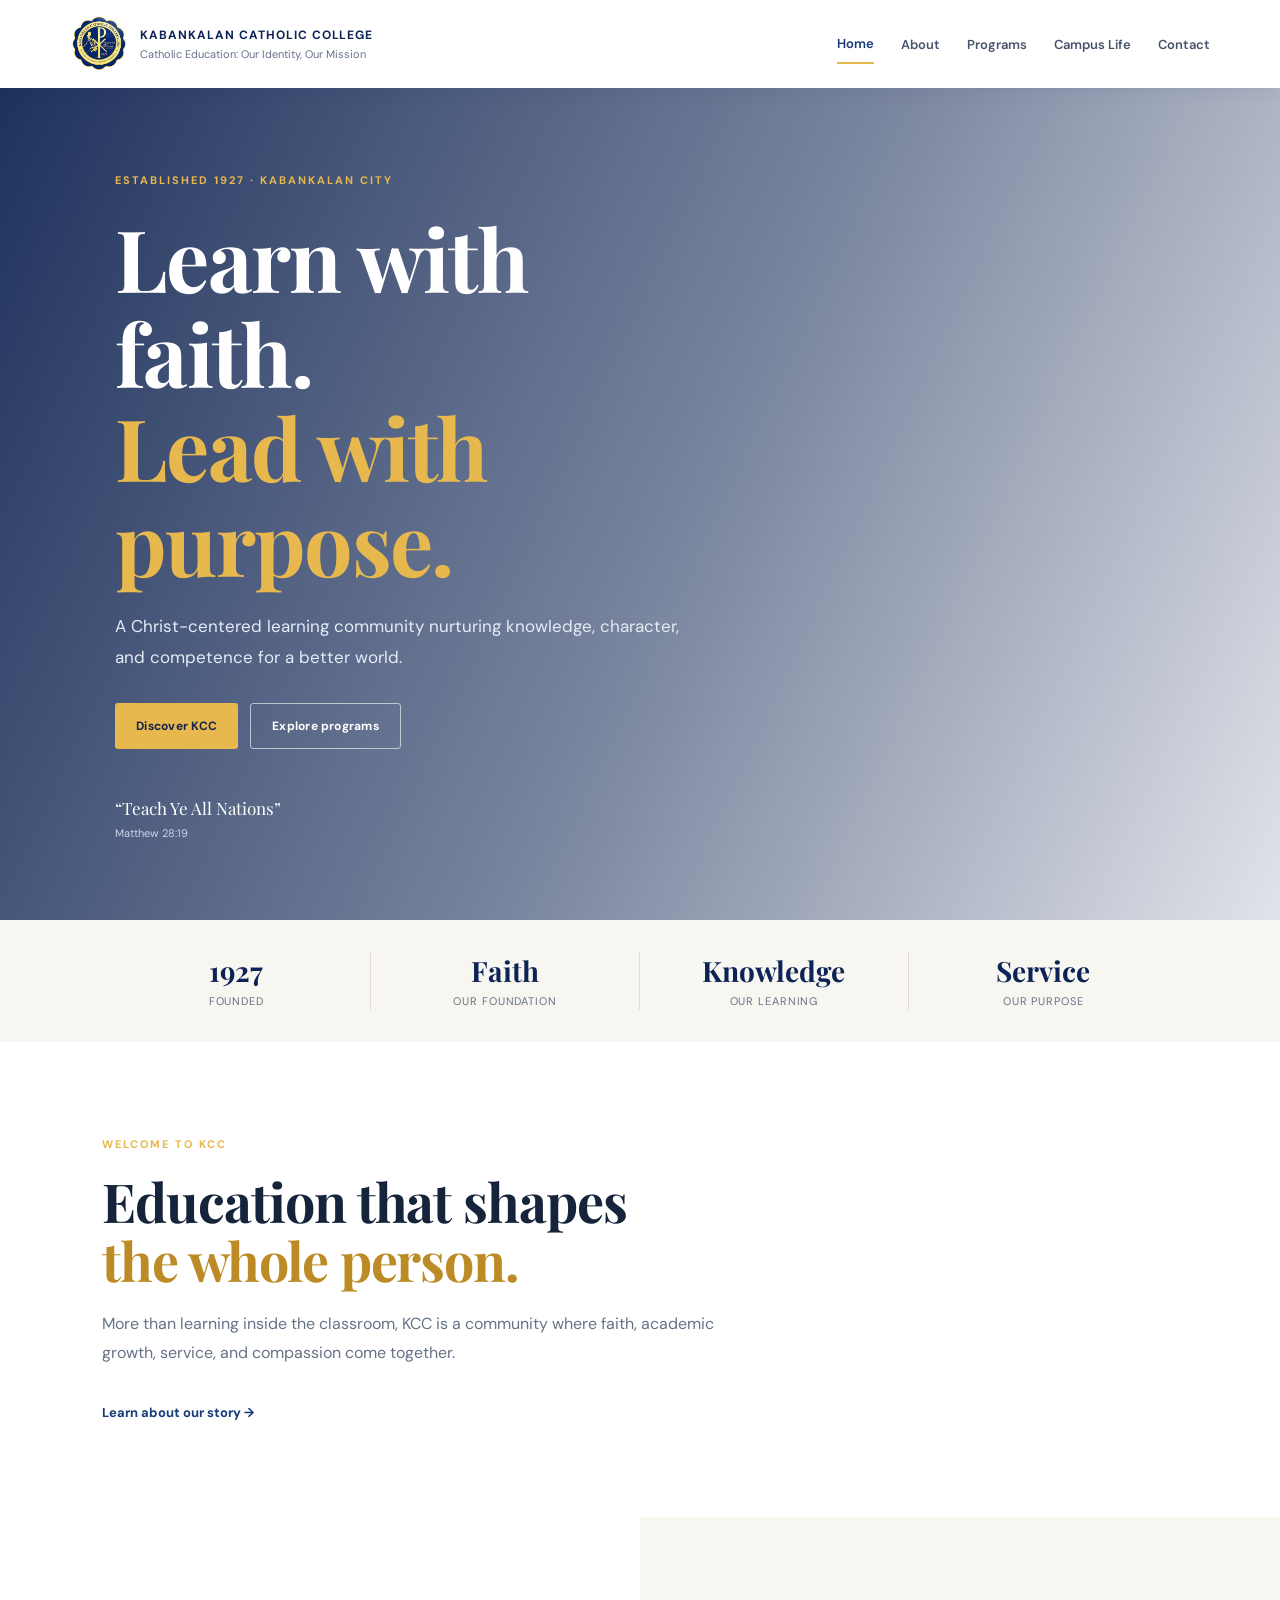
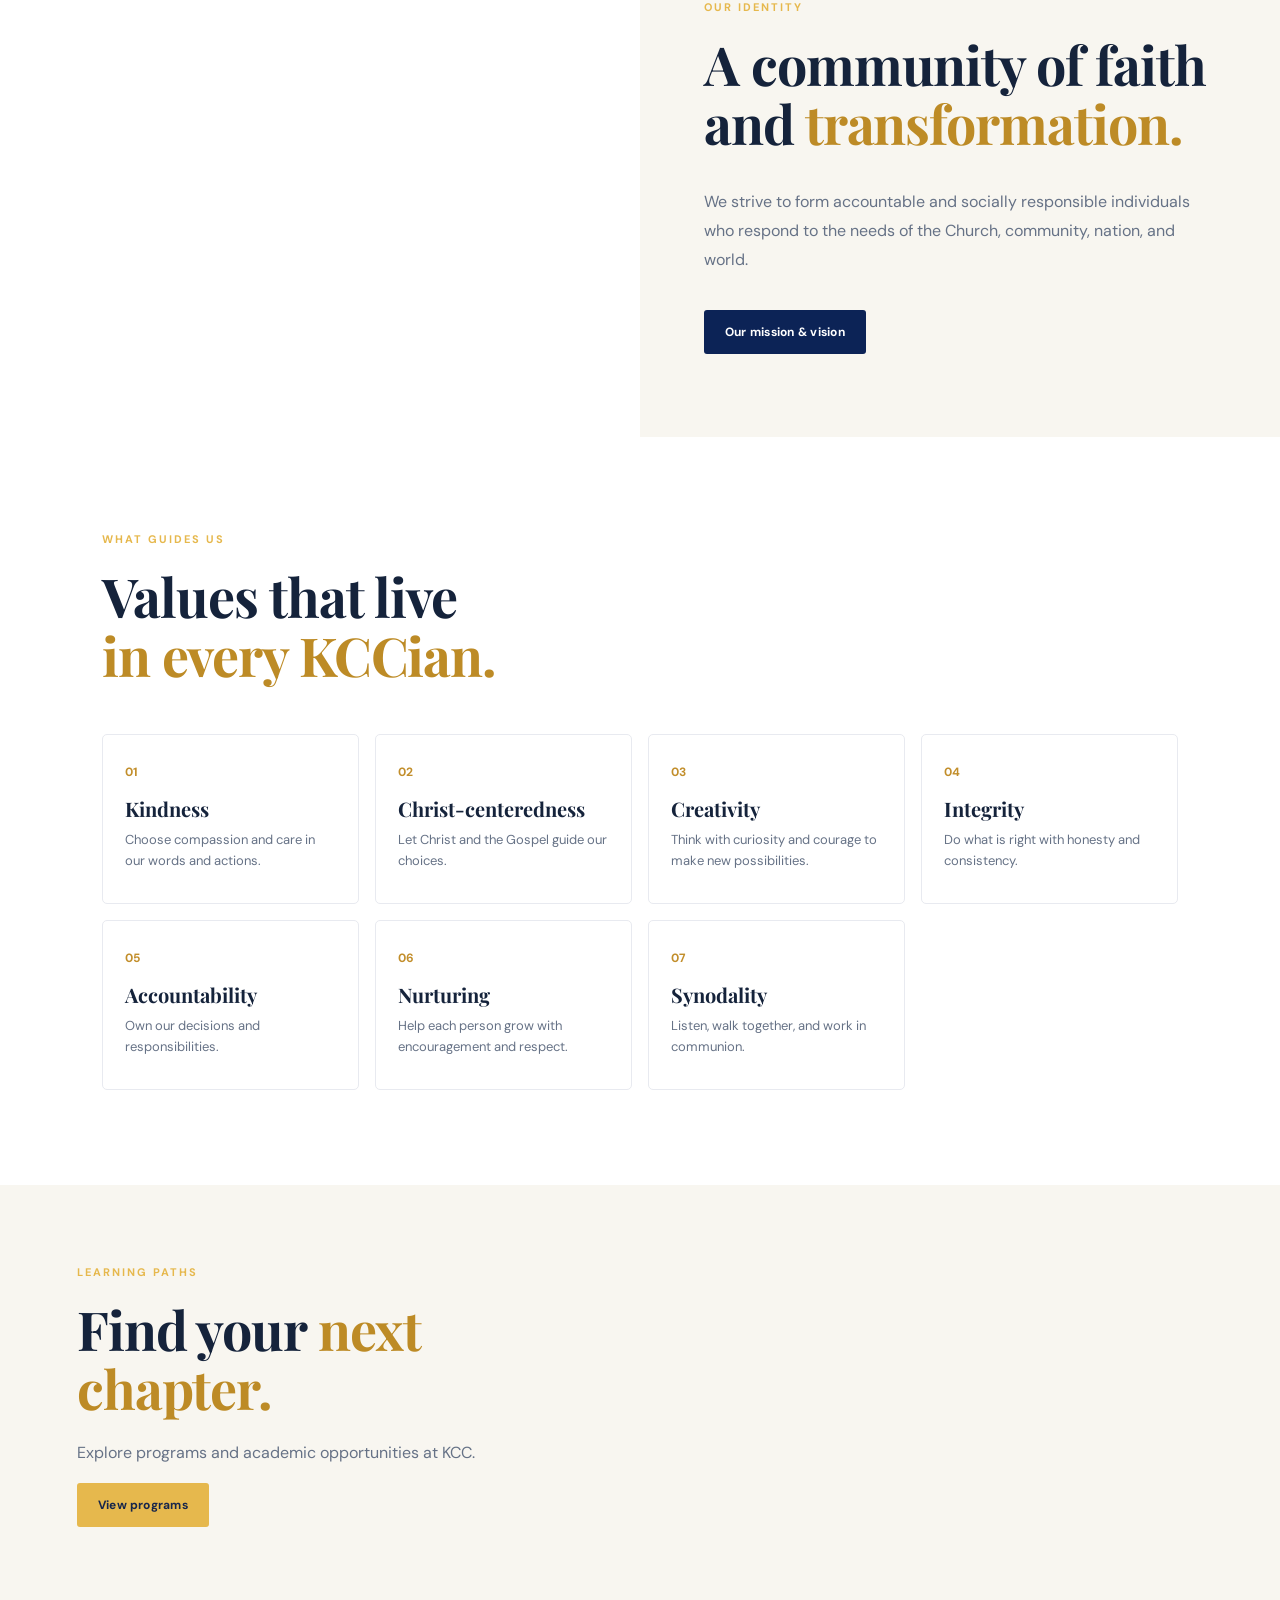
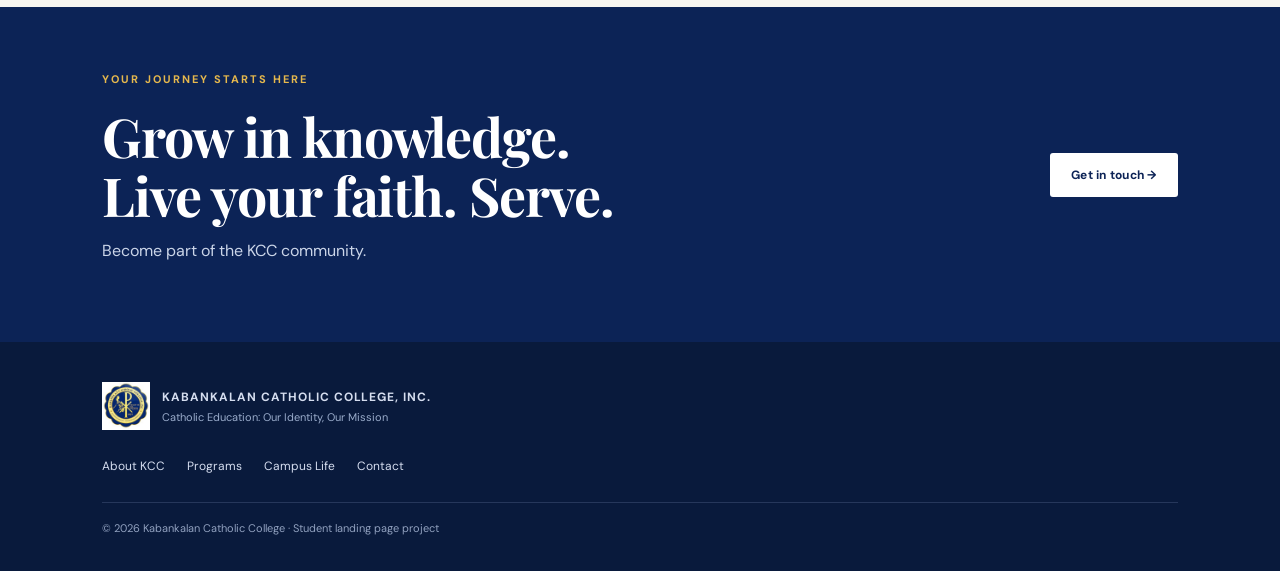
<file: index.html>
<!DOCTYPE html>
<html lang="en">
 <head>
  <meta charset="utf-8"/>
  <meta content="width=device-width, initial-scale=1.0" name="viewport"/>
  <title>
   Kabankalan Catholic College | Catholic Education, Our Identity, Our Mission
  </title>
  <meta content="Discover Kabankalan Catholic College &mdash; a Christ-centered learning community in Kabankalan City, Negros Occidental." name="description"/>
  <link href="https://fonts.googleapis.com" rel="preconnect"/>
  <link crossorigin="" href="https://fonts.gstatic.com" rel="preconnect"/>
  <link href="https://fonts.googleapis.com/css2?family=DM+Sans:wght@400;500;600;700&amp;family=Playfair+Display:wght@600;700&amp;display=swap" rel="stylesheet"/>
  <link href="assets/style.css" rel="stylesheet"/>
 </head>
 <body>
  <header class="site-header">
   <a class="brand" href="index.html">
    <img alt="Kabankalan Catholic College logo" src="assets/kcc-logo.jpeg"/>
    <span>
     <strong>
      KABANKALAN CATHOLIC COLLEGE
     </strong>
     <small>
      Catholic Education: Our Identity, Our Mission
     </small>
    </span>
   </a>
   <button aria-expanded="false" aria-label="Open navigation" class="menu-toggle">
    ☰
   </button>
   <nav class="nav" id="nav">
    <a class="active" href="index.html">
     Home
    </a>
    <a href="about.html">
     About
    </a>
    <a href="courses.html">
     Programs
    </a>
    <a href="events.html">
     Campus Life
    </a>
    <a href="contact.html">
     Contact
    </a>
   </nav>
  </header>
  <main>
   <section class="hero">
    <div class="hero-overlay">
    </div>
    <div class="hero-content">
     <span class="eyebrow">
      ESTABLISHED 1927 &middot; KABANKALAN CITY
     </span>
     <h1>
      Learn with faith.
      <br/>
      <em>
       Lead with purpose.
      </em>
     </h1>
     <p>
      A Christ-centered learning community nurturing knowledge, character, and competence for a better world.
     </p>
     <div class="hero-buttons">
      <a class="button gold" href="about.html">
       Discover KCC
      </a>
      <a class="button outline" href="courses.html">
       Explore programs
      </a>
     </div>
     <div class="verse">
      &ldquo;Teach Ye All Nations&rdquo;
      <small>
       Matthew 28:19
      </small>
     </div>
    </div>
   </section>
   <section class="stats">
    <div>
     <strong>
      1927
     </strong>
     <span>
      Founded
     </span>
    </div>
    <div>
     <strong>
      Faith
     </strong>
     <span>
      Our foundation
     </span>
    </div>
    <div>
     <strong>
      Knowledge
     </strong>
     <span>
      Our learning
     </span>
    </div>
    <div>
     <strong>
      Service
     </strong>
     <span>
      Our purpose
     </span>
    </div>
   </section>
   <section class="section intro">
    <div class="section-tag">
     WELCOME TO KCC
    </div>
    <h2>
     Education that shapes
     <br/>
     <span>
      the whole person.
     </span>
    </h2>
    <p class="lead">
     More than learning inside the classroom, KCC is a community where faith, academic growth, service, and compassion come together.
    </p>
    <a class="text-link" href="about.html">
     Learn about our story &rarr;
    </a>
   </section>
   <section class="feature">
    <div aria-label="University campus building" class="feature-photo" role="img">
    </div>
    <div class="feature-text">
     <div class="section-tag">
      OUR IDENTITY
     </div>
     <h2>
      A community of faith
      <br/>
      and
      <span>
       transformation.
      </span>
     </h2>
     <p>
      We strive to form accountable and socially responsible individuals who respond to the needs of the Church, community, nation, and world.
     </p>
     <a class="button dark" href="about.html">
      Our mission &amp; vision
     </a>
    </div>
   </section>
   <section class="section values-section">
    <div class="section-tag">
     WHAT GUIDES US
    </div>
    <h2>
     Values that live
     <br/>
     <span>
      in every KCCian.
     </span>
    </h2>
    <div class="value-grid">
     <article>
      <b>
       01
      </b>
      <h3>
       Kindness
      </h3>
      <p>
       Choose compassion and care in our words and actions.
      </p>
     </article>
     <article>
      <b>
       02
      </b>
      <h3>
       Christ-centeredness
      </h3>
      <p>
       Let Christ and the Gospel guide our choices.
      </p>
     </article>
     <article>
      <b>
       03
      </b>
      <h3>
       Creativity
      </h3>
      <p>
       Think with curiosity and courage to make new possibilities.
      </p>
     </article>
     <article>
      <b>
       04
      </b>
      <h3>
       Integrity
      </h3>
      <p>
       Do what is right with honesty and consistency.
      </p>
     </article>
     <article>
      <b>
       05
      </b>
      <h3>
       Accountability
      </h3>
      <p>
       Own our decisions and responsibilities.
      </p>
     </article>
     <article>
      <b>
       06
      </b>
      <h3>
       Nurturing
      </h3>
      <p>
       Help each person grow with encouragement and respect.
      </p>
     </article>
     <article>
      <b>
       07
      </b>
      <h3>
       Synodality
      </h3>
      <p>
       Listen, walk together, and work in communion.
      </p>
     </article>
    </div>
   </section>
   <section class="programs">
    <div class="section">
     <div class="section-tag">
      LEARNING PATHS
     </div>
     <h2>
      Find your
      <span>
       next chapter.
      </span>
     </h2>
     <p class="lead">
      Explore programs and academic opportunities at KCC.
     </p>
     <a class="button gold" href="courses.html">
      View programs
     </a>
    </div>
    <div class="program-image">
    </div>
   </section>
   <section class="cta">
    <div>
     <div class="section-tag light-tag">
      YOUR JOURNEY STARTS HERE
     </div>
     <h2>
      Grow in knowledge.
      <br/>
      Live your faith. Serve.
     </h2>
     <p>
      Become part of the KCC community.
     </p>
    </div>
    <a class="button light-button" href="contact.html">
     Get in touch &rarr;
    </a>
   </section>
  </main>
  <footer class="footer">
   <div class="footer-brand">
    <img alt="KCC logo" src="assets/kcc-logo.jpeg"/>
    <div>
     <strong>
      KABANKALAN CATHOLIC COLLEGE, INC.
     </strong>
     <small>
      Catholic Education: Our Identity, Our Mission
     </small>
    </div>
   </div>
   <div class="footer-links">
    <a href="about.html">
     About KCC
    </a>
    <a href="courses.html">
     Programs
    </a>
    <a href="events.html">
     Campus Life
    </a>
    <a href="contact.html">
     Contact
    </a>
   </div>
   <p>
    &copy; 2026 Kabankalan Catholic College &middot; Student landing page project
   </p>
  </footer>
  <script src="assets/script.js">
  </script>
 </body>
</html>
</file>
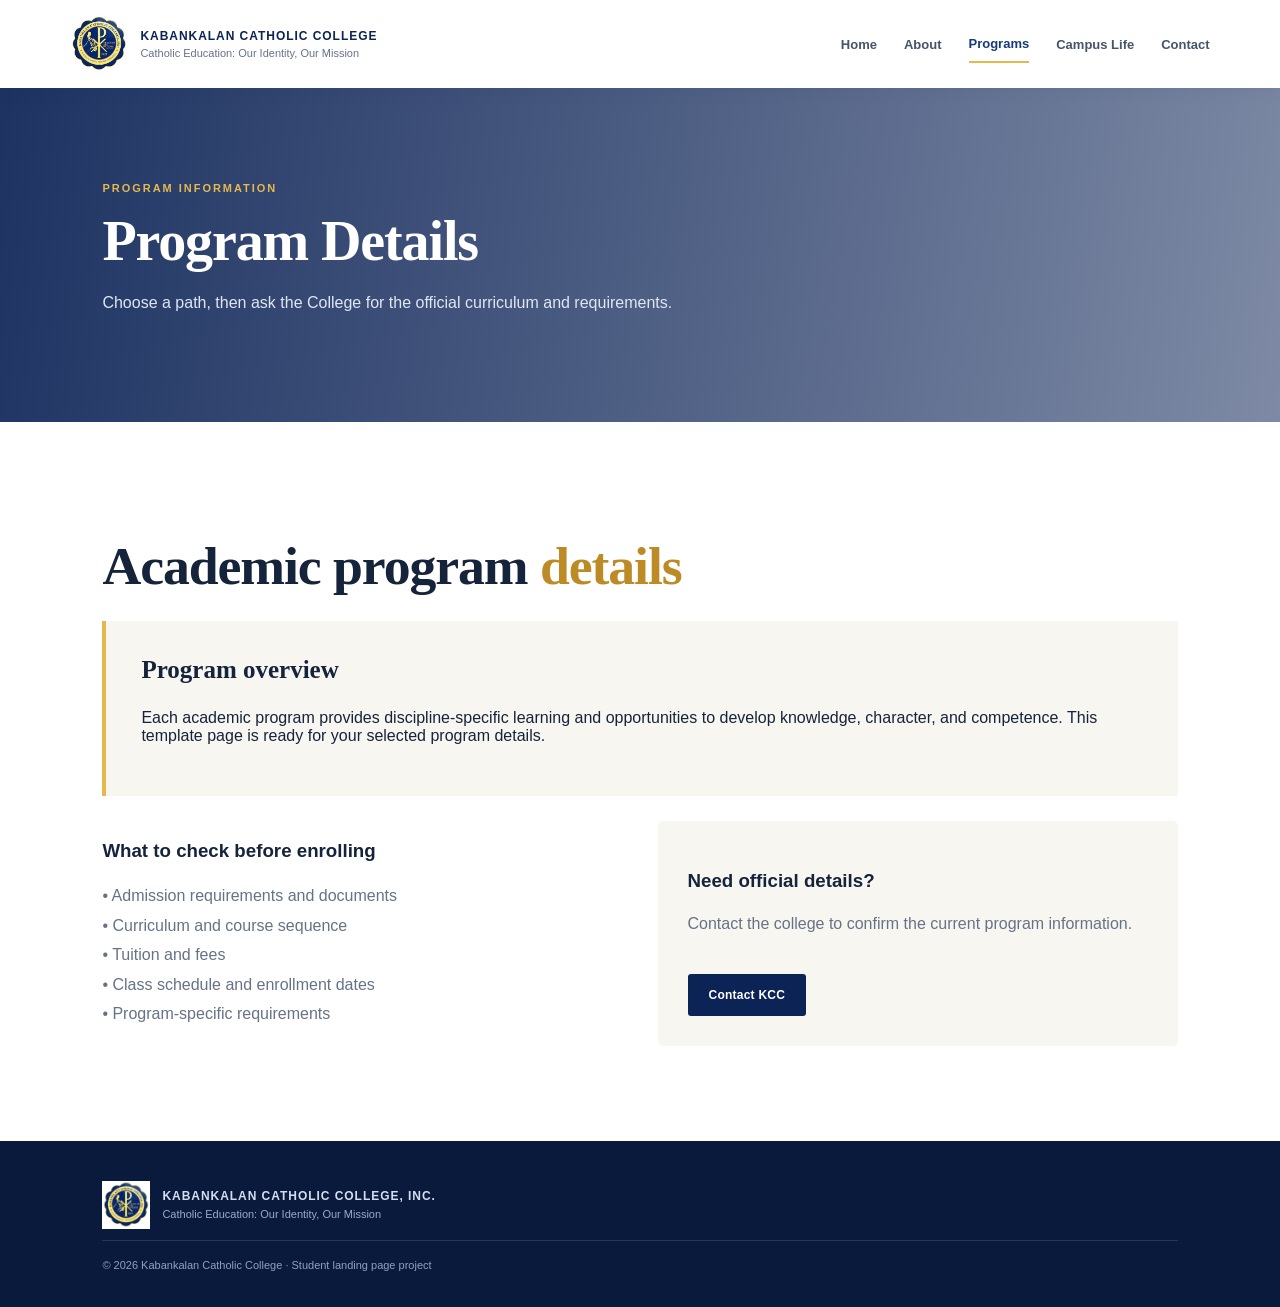
<file: course-details.html>
<!DOCTYPE html>
<html lang="en">
 <head>
  <meta charset="utf-8"/>
  <meta content="width=device-width, initial-scale=1" name="viewport"/>
  <title>
   Program Details | KCC
  </title>
  <link href="assets/style.css" rel="stylesheet"/>
 </head>
 <body>
  <header class="site-header">
   <a class="brand" href="index.html">
    <img src="assets/kcc-logo.jpeg"/>
    <span>
     <strong>
      KABANKALAN CATHOLIC COLLEGE
     </strong>
     <small>
      Catholic Education: Our Identity, Our Mission
     </small>
    </span>
   </a>
   <button aria-expanded="false" class="menu-toggle">
    ☰
   </button>
   <nav class="nav">
    <a href="index.html">
     Home
    </a>
    <a href="about.html">
     About
    </a>
    <a class="active" href="courses.html">
     Programs
    </a>
    <a href="events.html">
     Campus Life
    </a>
    <a href="contact.html">
     Contact
    </a>
   </nav>
  </header>
  <main>
   <section class="page-hero">
    <span class="eyebrow">
     PROGRAM INFORMATION
    </span>
    <h1>
     Program Details
    </h1>
    <p>
     Choose a path, then ask the College for the official curriculum and requirements.
    </p>
   </section>
   <section class="section">
    <h2>
     Academic program
     <span>
      details
     </span>
    </h2>
    <div class="mission-box">
     <h3>
      Program overview
     </h3>
     <p>
      Each academic program provides discipline-specific learning and opportunities to develop knowledge, character, and competence. This template page is ready for your selected program details.
     </p>
    </div>
    <div class="content-grid">
     <div>
      <h3>
       What to check before enrolling
      </h3>
      <p>
       &bull; Admission requirements and documents
       <br/>
       &bull; Curriculum and course sequence
       <br/>
       &bull; Tuition and fees
       <br/>
       &bull; Class schedule and enrollment dates
       <br/>
       &bull; Program-specific requirements
      </p>
     </div>
     <div class="contact-panel">
      <h3>
       Need official details?
      </h3>
      <p>
       Contact the college to confirm the current program information.
      </p>
      <a class="button dark" href="contact.html">
       Contact KCC
      </a>
     </div>
    </div>
   </section>
  </main>
  <footer class="footer">
   <div class="footer-brand">
    <img src="assets/kcc-logo.jpeg"/>
    <div>
     <strong>
      KABANKALAN CATHOLIC COLLEGE, INC.
     </strong>
     <small>
      Catholic Education: Our Identity, Our Mission
     </small>
    </div>
   </div>
   <p>
    &copy; 2026 Kabankalan Catholic College &middot; Student landing page project
   </p>
  </footer>
  <script src="assets/script.js">
  </script>
 </body>
</html>
</file>
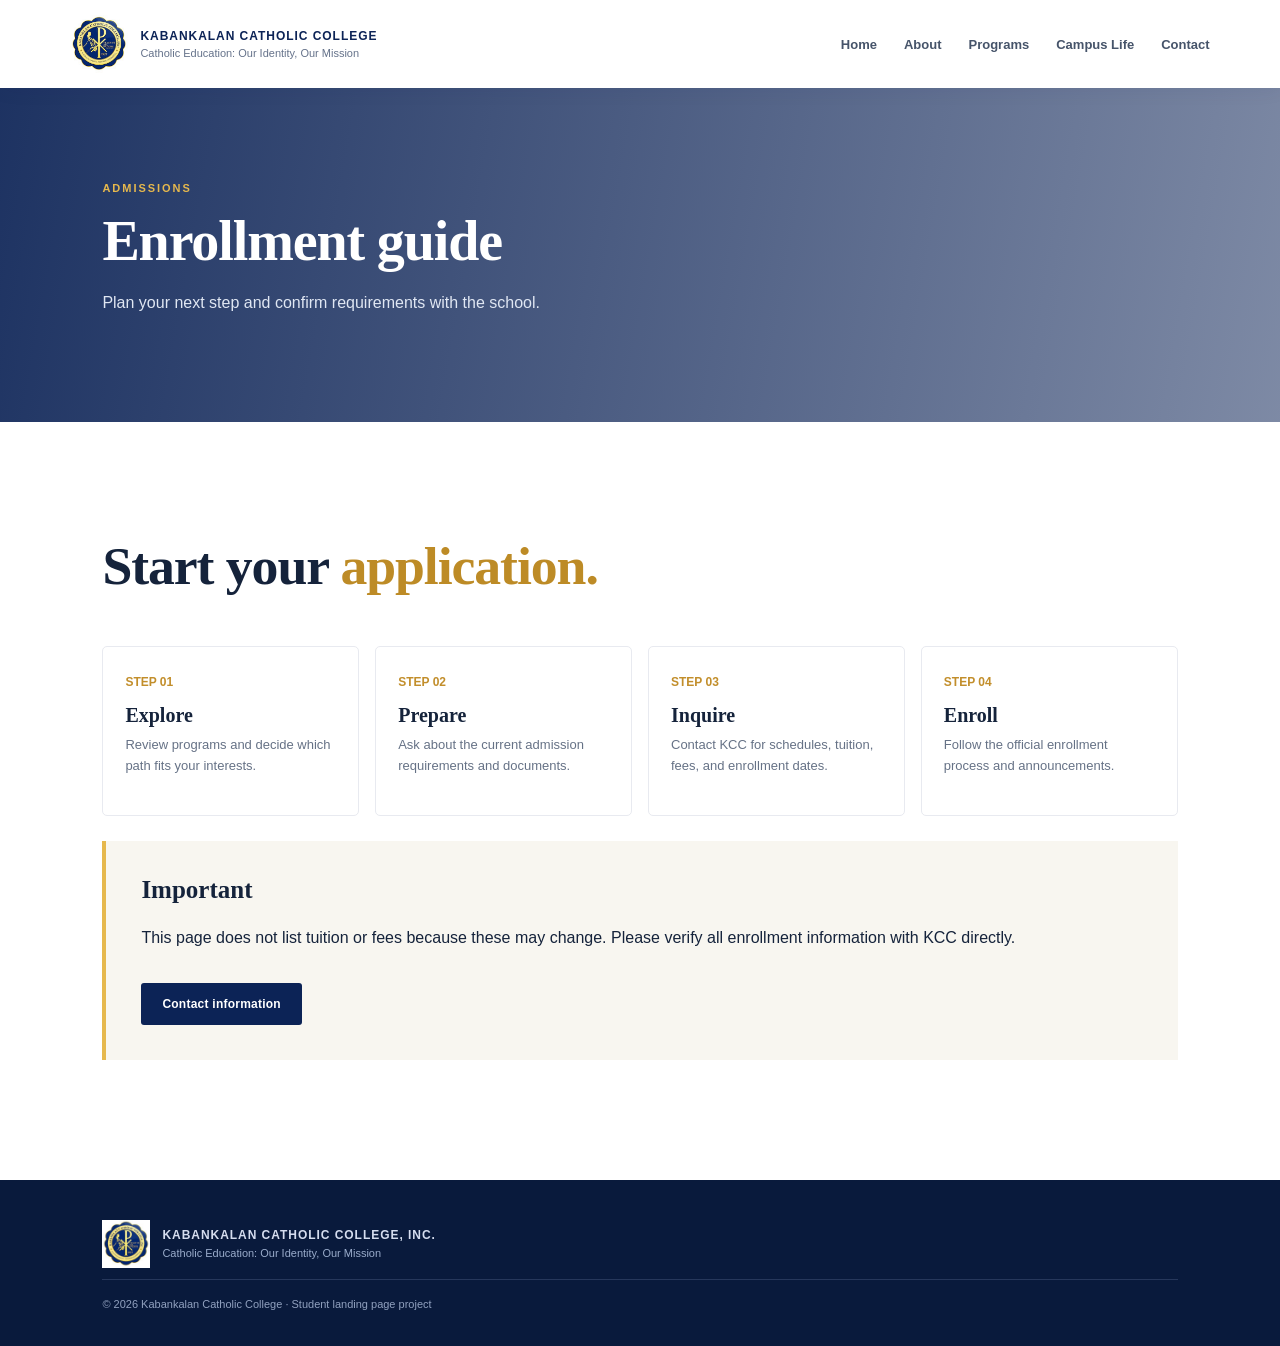
<file: pricing.html>
<!DOCTYPE html>
<html lang="en">
 <head>
  <meta charset="utf-8"/>
  <meta content="width=device-width, initial-scale=1" name="viewport"/>
  <title>
   Admission &amp; Enrollment | KCC
  </title>
  <link href="assets/style.css" rel="stylesheet"/>
 </head>
 <body>
  <header class="site-header">
   <a class="brand" href="index.html">
    <img src="assets/kcc-logo.jpeg"/>
    <span>
     <strong>
      KABANKALAN CATHOLIC COLLEGE
     </strong>
     <small>
      Catholic Education: Our Identity, Our Mission
     </small>
    </span>
   </a>
   <button aria-expanded="false" class="menu-toggle">
    ☰
   </button>
   <nav class="nav">
    <a href="index.html">
     Home
    </a>
    <a href="about.html">
     About
    </a>
    <a href="courses.html">
     Programs
    </a>
    <a href="events.html">
     Campus Life
    </a>
    <a href="contact.html">
     Contact
    </a>
   </nav>
  </header>
  <main>
   <section class="page-hero">
    <span class="eyebrow">
     ADMISSIONS
    </span>
    <h1>
     Enrollment guide
    </h1>
    <p>
     Plan your next step and confirm requirements with the school.
    </p>
   </section>
   <section class="section">
    <h2>
     Start your
     <span>
      application.
     </span>
    </h2>
    <div class="value-grid">
     <article>
      <b>
       STEP 01
      </b>
      <h3>
       Explore
      </h3>
      <p>
       Review programs and decide which path fits your interests.
      </p>
     </article>
     <article>
      <b>
       STEP 02
      </b>
      <h3>
       Prepare
      </h3>
      <p>
       Ask about the current admission requirements and documents.
      </p>
     </article>
     <article>
      <b>
       STEP 03
      </b>
      <h3>
       Inquire
      </h3>
      <p>
       Contact KCC for schedules, tuition, fees, and enrollment dates.
      </p>
     </article>
     <article>
      <b>
       STEP 04
      </b>
      <h3>
       Enroll
      </h3>
      <p>
       Follow the official enrollment process and announcements.
      </p>
     </article>
    </div>
    <div class="mission-box">
     <h3>
      Important
     </h3>
     <p>
      This page does not list tuition or fees because these may change. Please verify all enrollment information with KCC directly.
     </p>
     <a class="button dark" href="contact.html">
      Contact information
     </a>
    </div>
   </section>
  </main>
  <footer class="footer">
   <div class="footer-brand">
    <img src="assets/kcc-logo.jpeg"/>
    <div>
     <strong>
      KABANKALAN CATHOLIC COLLEGE, INC.
     </strong>
     <small>
      Catholic Education: Our Identity, Our Mission
     </small>
    </div>
   </div>
   <p>
    &copy; 2026 Kabankalan Catholic College &middot; Student landing page project
   </p>
  </footer>
  <script src="assets/script.js">
  </script>
 </body>
</html>
</file>
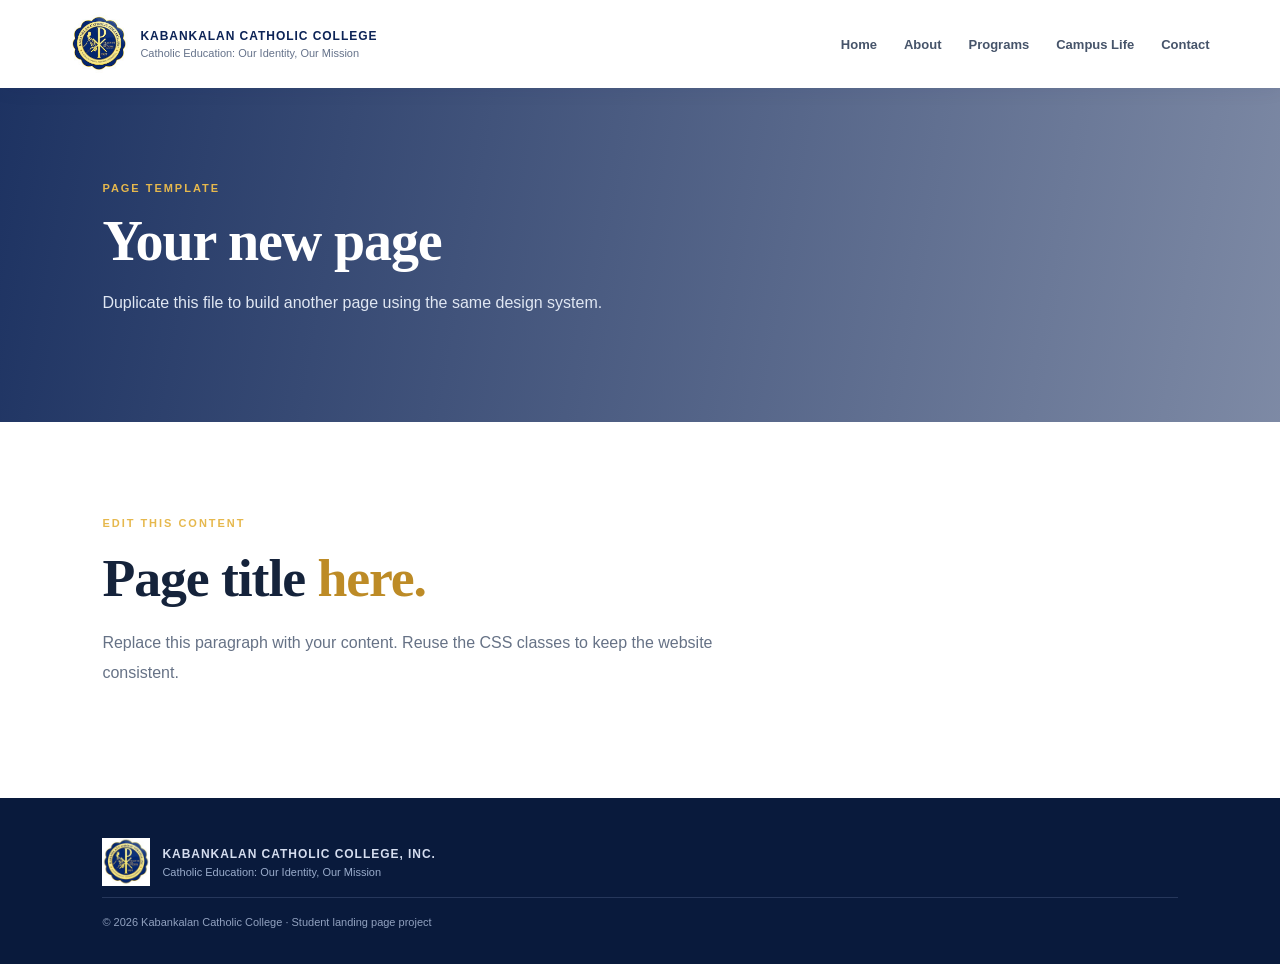
<file: starter-page.html>
<!DOCTYPE html>
<html lang="en">
 <head>
  <meta charset="utf-8"/>
  <meta content="width=device-width, initial-scale=1" name="viewport"/>
  <title>
   Starter Page | KCC Landing Page
  </title>
  <link href="assets/style.css" rel="stylesheet"/>
 </head>
 <body>
  <header class="site-header">
   <a class="brand" href="index.html">
    <img src="assets/kcc-logo.jpeg"/>
    <span>
     <strong>
      KABANKALAN CATHOLIC COLLEGE
     </strong>
     <small>
      Catholic Education: Our Identity, Our Mission
     </small>
    </span>
   </a>
   <button aria-expanded="false" class="menu-toggle">
    ☰
   </button>
   <nav class="nav">
    <a href="index.html">
     Home
    </a>
    <a href="about.html">
     About
    </a>
    <a href="courses.html">
     Programs
    </a>
    <a href="events.html">
     Campus Life
    </a>
    <a href="contact.html">
     Contact
    </a>
   </nav>
  </header>
  <main>
   <section class="page-hero">
    <span class="eyebrow">
     PAGE TEMPLATE
    </span>
    <h1>
     Your new page
    </h1>
    <p>
     Duplicate this file to build another page using the same design system.
    </p>
   </section>
   <section class="section">
    <div class="section-tag">
     EDIT THIS CONTENT
    </div>
    <h2>
     Page title
     <span>
      here.
     </span>
    </h2>
    <p class="lead">
     Replace this paragraph with your content. Reuse the CSS classes to keep the website consistent.
    </p>
   </section>
  </main>
  <footer class="footer">
   <div class="footer-brand">
    <img src="assets/kcc-logo.jpeg"/>
    <div>
     <strong>
      KABANKALAN CATHOLIC COLLEGE, INC.
     </strong>
     <small>
      Catholic Education: Our Identity, Our Mission
     </small>
    </div>
   </div>
   <p>
    &copy; 2026 Kabankalan Catholic College &middot; Student landing page project
   </p>
  </footer>
  <script src="assets/script.js">
  </script>
 </body>
</html>
</file>
<file: assets/style.css>
:root {
  --navy:#0c2356;
  --blue:#173a78;
  --gold:#e6b84d;
  --cream:#f8f6f0;
  --ink:#15233b;
  --muted:#667286;
}
* {
  box-sizing:border-box;
}
body {
  margin:0;
  color:var(--ink);
  font-family:'DM Sans',sans-serif;
  background:#fff;
}
a {
  text-decoration:none;
  color:inherit;
}
.site-header {
  height:auto;
  min-height:88px;
  padding:15px 5.5%;
  display:flex;
  align-items:center;
  justify-content:space-between;
  gap:30px;
  background:white;
  position:sticky;
  top:0;
  z-index:20;
  box-shadow:0 2px 18px #0c235610;
}
.brand {
  display:flex;
  align-items:center;
  gap:12px;
}
.brand img {
  width:58px;
  height:58px;
  object-fit:contain;
}
.brand span {
  display:flex;
  flex-direction:column;
  gap:4px;
}
.brand strong {
  font-size:12px;
  letter-spacing:.08em;
  color:var(--navy);
}
.brand small {
  font-size:11px;
  color:#65728a;
}
.nav {
  display:flex;
  align-items:center;
  gap:27px;
  font-size:13px;
  font-weight:600;
}
.nav a {
  padding:10px 0;
  color:#46546a;
}
.nav a:hover,.nav .active {
  color:var(--blue);
  border-bottom:2px solid var(--gold);
}
.menu-toggle {
  display:none;
  border:0;
  background:transparent;
  font-size:24px;
  color:var(--navy);
}
.hero {
  min-height:640px;
  position:relative;
  display:flex;
  align-items:center;
  background:linear-gradient(115deg,#0a1f4eea 0%,#0a1f4e88 55%,#0a1f4e20),url('https://images.unsplash.com/photo-1562774053-701939374585?auto=format&fit=crop&w=2000&q=85') center/cover;
}
.hero-content {
  position:relative;
  color:white;
  padding:80px 9%;
  max-width:850px;
}
.eyebrow,.section-tag {
  font-size:11px;
  font-weight:700;
  letter-spacing:.18em;
  color:var(--gold);
}
h1,h2 {
  font-family:'Playfair Display',serif;
  line-height:1.1;
  letter-spacing:-.02em;
}
h1 {
  font-size:clamp(48px,7vw,86px);
  margin:22px 0;
}
h1 em {
  font-style:normal;
  color:var(--gold);
}
.hero-content p {
  font-size:17px;
  line-height:1.8;
  max-width:570px;
  color:#e5ebf6;
}
.hero-buttons {
  display:flex;
  gap:12px;
  margin:30px 0;
}
.button {
  display:inline-flex;
  padding:14px 21px;
  border-radius:3px;
  font-weight:700;
  font-size:12px;
  letter-spacing:.02em;
  align-items:center;
  justify-content:center;
}
.gold {
  background:var(--gold);
  color:#16254b;
}
.outline {
  border:1px solid #ffffff99;
  color:white;
}
.verse {
  font-family:'Playfair Display',serif;
  font-size:17px;
  margin-top:48px;
}
.verse small {
  display:block;
  font-family:'DM Sans';
  font-size:11px;
  color:#cbd6e8;
  margin-top:7px;
}
.stats {
  display:grid;
  grid-template-columns:repeat(4,1fr);
  padding:32px 8%;
  background:var(--cream);
  text-align:center;
}
.stats div {
  border-right:1px solid #e0ddd5;
}
.stats div:last-child {
  border:0;
}
.stats strong {
  display:block;
  color:var(--navy);
  font-family:'Playfair Display';
  font-size:28px;
}
.stats span {
  font-size:11px;
  color:var(--muted);
  letter-spacing:.08em;
  text-transform:uppercase;
}
.section {
  padding:95px 8%;
}
.section h2,.feature h2,.cta h2 {
  font-size:clamp(34px,4.2vw,55px);
  margin:20px 0;
}
.section h2 span,.feature h2 span {
  color:#bd8b26;
}
.lead {
  max-width:650px;
  color:var(--muted);
  line-height:1.85;
  font-size:16px;
}
.text-link {
  display:inline-block;
  margin-top:20px;
  font-weight:700;
  color:var(--blue);
  font-size:13px;
}
.feature {
  display:grid;
  grid-template-columns:1fr 1fr;
  min-height:520px;
}
.feature-photo {
  background:url('https://images.unsplash.com/photo-1523050854058-8df90110c9f1?auto=format&fit=crop&w=1400&q=85') center/cover;
  min-height:420px;
}
.feature-text {
  background:var(--cream);
  padding:80px 10%;
  display:flex;
  flex-direction:column;
  justify-content:center;
}
.feature-text p {
  color:var(--muted);
  line-height:1.8;
  max-width:500px;
}
.dark {
  background:var(--navy);
  color:white;
  margin-top:20px;
  align-self:flex-start;
}
.values-section {
  background:#fff;
}
.value-grid {
  display:grid;
  grid-template-columns:repeat(4,1fr);
  gap:16px;
  margin-top:50px;
}
.value-grid article {
  border:1px solid #e8eaf0;
  padding:25px 22px;
  min-height:170px;
  border-radius:5px;
}
.value-grid b {
  color:#c28e2b;
  font-size:12px;
}
.value-grid h3 {
  font-family:'Playfair Display';
  margin:14px 0 8px;
  font-size:20px;
}
.value-grid p {
  font-size:13px;
  line-height:1.6;
  color:var(--muted);
  margin:0;
}
.programs {
  display:grid;
  grid-template-columns:1fr 1fr;
  background:var(--cream);
}
.programs .section {
  padding:80px 12%;
}
.program-image {
  background:url('https://images.unsplash.com/photo-1523580846011-d3a5bc25702b?auto=format&fit=crop&w=1400&q=85') center/cover;
  min-height:400px;
}
.cta {
  padding:65px 8%;
  background:var(--navy);
  color:white;
  display:flex;
  justify-content:space-between;
  align-items:center;
  gap:25px;
}
.cta h2 {
  margin-bottom:12px;
}
.cta p {
  color:#cbd5e8;
}
.light-tag {
  color:var(--gold);
}
.light-button {
  background:white;
  color:var(--navy);
  white-space:nowrap;
}
.footer {
  background:#091a3c;
  color:#d5ddef;
  padding:40px 8% 25px;
}
.footer-brand {
  display:flex;
  align-items:center;
  gap:12px;
}
.footer-brand img {
  width:48px;
  height:48px;
  object-fit:contain;
}
.footer-brand div {
  display:flex;
  flex-direction:column;
  gap:5px;
}
.footer-brand strong {
  font-size:12px;
  letter-spacing:.08em;
}
.footer-brand small {
  font-size:11px;
  color:#9aaccb;
}
.footer-links {
  display:flex;
  gap:22px;
  margin:28px 0;
  font-size:12px;
}
.footer p {
  font-size:11px;
  color:#91a1bf;
  border-top:1px solid #26375b;
  padding-top:18px;
}
.page-hero {
  background:linear-gradient(100deg,#0c2356ed,#0c235688),url('https://images.unsplash.com/photo-1562774053-701939374585?auto=format&fit=crop&w=1800&q=80') center/cover;
  color:white;
  padding:90px 8%;
}
.page-hero h1 {
  font-size:56px;
  margin:15px 0;
}
.page-hero p {
  max-width:650px;
  line-height:1.7;
  color:#e0e7f3;
}
.content-grid {
  display:grid;
  grid-template-columns:1fr 1fr;
  gap:35px;
  align-items:center;
}
.content-grid img {
  width:100%;
  border-radius:5px;
  object-fit:cover;
  max-height:430px;
}
.content-grid p {
  color:var(--muted);
  line-height:1.85;
}
.mission-box {
  padding:35px;
  background:var(--cream);
  border-left:4px solid var(--gold);
  margin:25px 0;
}
.mission-box h3 {
  font-family:'Playfair Display';
  font-size:25px;
  margin-top:0;
}
.cards {
  display:grid;
  grid-template-columns:repeat(3,1fr);
  gap:20px;
}
.card {
  border:1px solid #e7eaf0;
  border-radius:6px;
  overflow:hidden;
}
.card img {
  width:100%;
  height:190px;
  object-fit:cover;
}
.card-body {
  padding:24px;
}
.card-body h3 {
  font-family:'Playfair Display';
  font-size:22px;
}
.card-body p {
  color:var(--muted);
  font-size:14px;
  line-height:1.7;
}
.contact-panel {
  background:var(--cream);
  padding:30px;
  border-radius:5px;
}
.contact-panel p {
  line-height:1.7;
}
.small-note {
  font-size:12px;
  color:#6b7484;
}
.@media(max-width:900px) {
.nav {
  gap:15px;
}
.value-grid {
  grid-template-columns:repeat(2,1fr);
}
.cards {
  grid-template-columns:repeat(2,1fr);
}
}
@media(max-width:650px) {
.site-header {
  padding:12px 5%;
}
.brand img {
  width:48px;
  height:48px;
}
.brand strong {
  font-size:10px;
}
.brand small {
  font-size:9px;
}
.menu-toggle {
  display:block;
  color:var(--navy);
}
.nav {
  display:none;
  position:absolute;
  top:80px;
  left:0;
  right:0;
  background:white;
  flex-direction:column;
  align-items:flex-start;
  padding:18px 7%;
  box-shadow:0 10px 15px #0c235610;
}
.nav.show {
  display:flex;
}
.hero {
  min-height:590px;
}
.hero-content {
  padding:65px 7%;
}
.hero-content p {
  font-size:15px;
}
.hero-buttons {
  flex-wrap:wrap;
}
.stats {
  grid-template-columns:repeat(2,1fr);
  gap:25px;
}
.stats div:nth-child(2) {
  border:0;
}
.section {
  padding:65px 7%;
}
.feature {
  grid-template-columns:1fr;
}
.feature-photo {
  min-height:320px;
}
.feature-text {
  padding:60px 7%;
}
.value-grid {
  grid-template-columns:1fr 1fr;
  gap:10px;
}
.value-grid article {
  padding:20px 16px;
}
.programs {
  grid-template-columns:1fr;
}
.program-image {
  min-height:280px;
}
.cta {
  flex-direction:column;
  align-items:flex-start;
  padding:55px 7%;
}
.footer-links {
  flex-wrap:wrap;
}
.page-hero {
  padding:70px 7%;
}
.page-hero h1 {
  font-size:42px;
}
.content-grid {
  grid-template-columns:1fr;
}
.cards {
  grid-template-columns:1fr;
}
}
</file>
